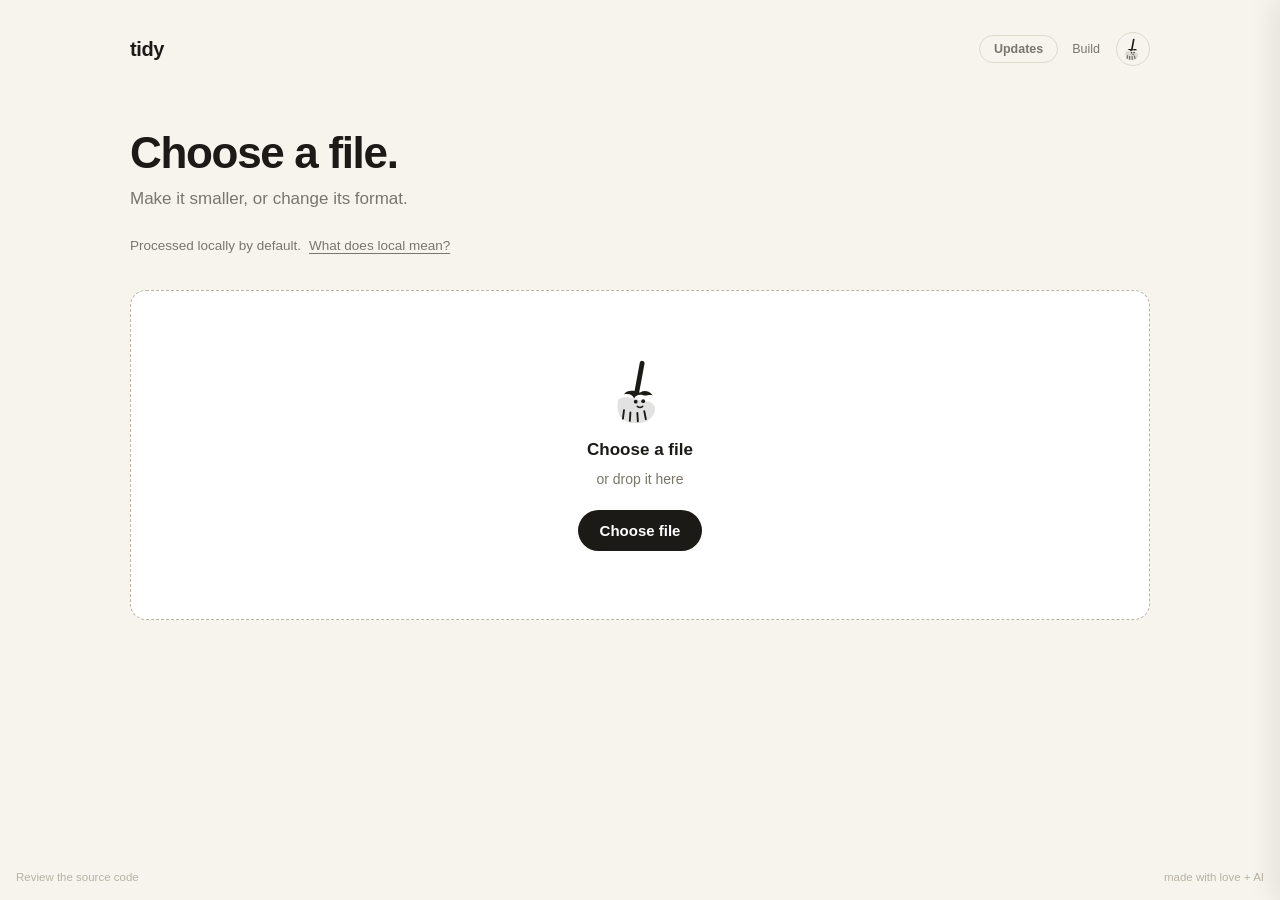
<file: index.html>
<!doctype html>
<html lang="en">
<head>
<meta charset="utf-8">
<meta name="viewport" content="width=device-width,initial-scale=1">
<!-- Tidy branding: keep the page title exactly "Tidy". -->
<title>Tidy</title>

<!-- Apply the saved colour mode before first paint, so returning dark-mode
     visitors never see a flash of the light theme while assets/app.js loads. -->
<script>
(function(){
  try{
    if(localStorage.getItem('tidy-theme') === 'dark'){
      document.documentElement.dataset.theme = 'dark';
    }
  }catch(e){}
})();
</script>

<meta name="description" content="Tidy is a privacy-focused, local-first file compressor and converter. It processes files on your device in the browser whenever technically possible, instead of uploading them to a server.">
<link rel="canonical" href="https://tidy.cold.monster/">

<!-- Site identity -->
<meta name="application-name" content="Tidy">
<meta name="apple-mobile-web-app-title" content="Tidy">

<!-- Open Graph -->
<meta property="og:type" content="website">
<meta property="og:url" content="https://tidy.cold.monster/">
<meta property="og:site_name" content="Tidy">
<meta property="og:title" content="Tidy - local-first file compressor &amp; converter">
<meta property="og:description" content="A privacy-focused, local-first file compressor and converter. Processes files on your device in the browser whenever technically possible, instead of uploading them to a server.">
<!-- Wide preview image (used by most link-preview surfaces) -->
<meta property="og:image" content="https://tidy.cold.monster/og-image.png">
<meta property="og:image:width" content="1200">
<meta property="og:image:height" content="630">
<meta property="og:image:alt" content="Tidy">
<!-- Square fallback (some link-preview and profile-card surfaces prefer a square image) -->
<meta property="og:image" content="https://tidy.cold.monster/Icons/icon-512.png">
<meta property="og:image:width" content="512">
<meta property="og:image:height" content="512">
<meta property="og:image:alt" content="Tidy">

<!-- Twitter / X -->
<meta name="twitter:card" content="summary_large_image">
<meta name="twitter:title" content="Tidy - local-first file compressor &amp; converter">
<meta name="twitter:description" content="A privacy-focused, local-first file compressor and converter. Processes files on your device in the browser whenever technically possible, instead of uploading them to a server.">
<meta name="twitter:image" content="https://tidy.cold.monster/og-image.png">

<!-- Favicons & app icons - all organised under /Icons. A copy of favicon.ico
     is also kept at the site root, since some browsers and crawlers request
     /favicon.ico directly and ignore <link> declarations entirely. -->
<link rel="icon" href="/favicon.ico" sizes="any">
<link rel="icon" type="image/png" sizes="16x16" href="/Icons/favicon-16x16.png">
<link rel="icon" type="image/png" sizes="32x32" href="/Icons/favicon-32x32.png">
<link rel="icon" type="image/png" sizes="48x48" href="/Icons/favicon-48x48.png">
<link rel="icon" type="image/svg+xml" href="/Icons/favicon.svg">
<link rel="mask-icon" href="/Icons/mask-icon.svg" color="#1b1a17">

<link rel="apple-touch-icon" href="/Icons/apple-touch-icon.png">
<link rel="apple-touch-icon" sizes="120x120" href="/Icons/apple-touch-icon-120x120.png">
<link rel="apple-touch-icon" sizes="152x152" href="/Icons/apple-touch-icon-152x152.png">
<link rel="apple-touch-icon" sizes="167x167" href="/Icons/apple-touch-icon-167x167.png">
<link rel="apple-touch-icon" sizes="180x180" href="/Icons/apple-touch-icon.png">

<link rel="manifest" href="/site.webmanifest">
<meta name="theme-color" content="#f7f4ee">

<link rel="stylesheet" href="/assets/style.css">
</head>
<body>

<main>
  <header>
    <div class="brand">
      <span>tidy</span>
    </div>
    <div class="header-right">
      <button type="button" class="updates-btn" id="updatesBtn">Updates</button>
      <span class="rate-hint" id="updatesHint" role="status" aria-live="polite"></span>
      <button type="button" class="build-link top-build" id="buildBtn" aria-label="Show build information">Build</button>
      <button type="button" class="theme-toggle" id="themeToggle" aria-label="Switch colour mode"></button>
    </div>
  </header>

  <h1>Choose a file.</h1>
  <p class="lead">Make it smaller, or change its format.</p>
  <p class="privacy-line">Processed locally by default. <button type="button" class="local-link" id="localLink">What does local mean?</button></p>

  <div class="drop" id="drop" tabindex="0" role="button" aria-label="Choose a file">
    <div class="inside">
      <div id="heroMascot" aria-hidden="true">
        <!-- Tidy's broom (light mode default). app.js swaps this for Moppy the
             mop whenever dark mode is active, and restores it on switch-back. -->
        <svg class="mascot" viewBox="0 0 120 120" fill="none" xmlns="http://www.w3.org/2000/svg">
          <path d="M64 8 L54 62" stroke="currentColor" stroke-width="9" stroke-linecap="round"/>
          <path d="M54 62 C50 58 34 58 30 66 C41 64 47 68 49 74 C52 68 58 66 66 68 C72 70 76 66 84 68 C78 60 68 58 62 62 C58 65 57 60 54 62Z" fill="currentColor"/>
          <g transform="translate(0,4)">
            <path d="M22 74 C18 96 26 108 40 112 C60 118 78 110 84 96 C88 86 82 78 70 78 C50 74 32 66 22 74Z" fill="currentColor" opacity=".12" stroke="currentColor" stroke-width="6"/>
            <path d="M30 92 L28 108 M42 96 L41 112 M55 97 L56 113 M68 94 L71 109" stroke="currentColor" stroke-width="3.5" stroke-linecap="round"/>
          </g>
          <circle cx="52" cy="80" r="3.6" fill="currentColor"/>
          <circle cx="66" cy="79" r="3.6" fill="currentColor"/>
          <path d="M55 89 Q60 93 65 89" stroke="currentColor" stroke-width="3" stroke-linecap="round"/>
        </svg>
      </div>
      <strong data-name>Choose a file</strong>
      <div class="sub">or drop it here</div>
      <button type="button" id="chooseBtn">Choose file</button>
    </div>
    <input type="file" id="fileInput">
  </div>

  <div class="pending-banner" id="pendingBanner" style="display:none">
    <span>Still deciding on <b data-pending-name></b>?</span>
    <span class="pending-actions">
      <button type="button" class="ghost" id="resumePending">Continue</button>
      <button type="button" class="link" id="discardPending">Discard</button>
    </span>
  </div>

  <div class="queue" id="queue" style="display:none"></div>

  <footer></footer>
</main>

<a class="credit" href="#" onclick="return false">made with love + AI</a>
<a class="source-link" href="https://github.com/omfgvision/Tidy" target="_blank" rel="noopener">Review the source code</a>

<!-- BUILD INFO -->
<div class="build-toast" id="buildToast" role="status" aria-live="polite" aria-hidden="true">This is Tidy build 1.0.1.</div>

<!-- COMPLETION NOTIFICATION -->
<div class="completion-toast" id="completionToast" role="status" aria-live="polite"></div>

<!-- ACTION SHEET -->
<div class="overlay" id="overlay">
  <div class="sheet" id="sheet" role="dialog" aria-modal="true"></div>
</div>

<!-- CONFIRM MODAL (theme-aware, replaces native confirm dialogs) -->
<div class="confirm-overlay" id="confirmOverlay">
  <div class="confirm-box" id="confirmBox" role="alertdialog" aria-modal="true">
    <p id="confirmMessage"></p>
    <div class="actions">
      <button class="ghost" id="confirmCancel">Cancel</button>
      <button class="red" id="confirmOk">Confirm</button>
    </div>
  </div>
</div>

<!-- UPDATES PANEL -->
<div class="panel-overlay" id="panelOverlay"></div>
<aside class="updates-panel" id="updatesPanel" role="dialog" aria-modal="true" aria-label="Updates">
  <div class="updates-panel-top">
    <strong>Updates</strong>
    <button class="close" id="updatesClose" aria-label="Close">×</button>
  </div>
  <div class="update-entry">
    <div class="update-meta">Tidy Team · 5th September 2026</div>
    <p>Tidy is settling in for September.</p>
    <p>We're keeping this version focused while we continue testing and polishing the experience.</p>
    <p>Throughout October, we'll gradually introduce quality-of-life improvements, starting with presets that make choosing how Tidy handles your files easier.</p>
    <p>More improvements will follow during the month, with each update tested carefully before release.</p>
  </div>
  <div class="updates-note">Plans and updates can change.</div>
</aside>

<script src="/assets/log/terminal.js"></script>
<script src="/assets/app.js"></script>
</body>
</html>
</file>
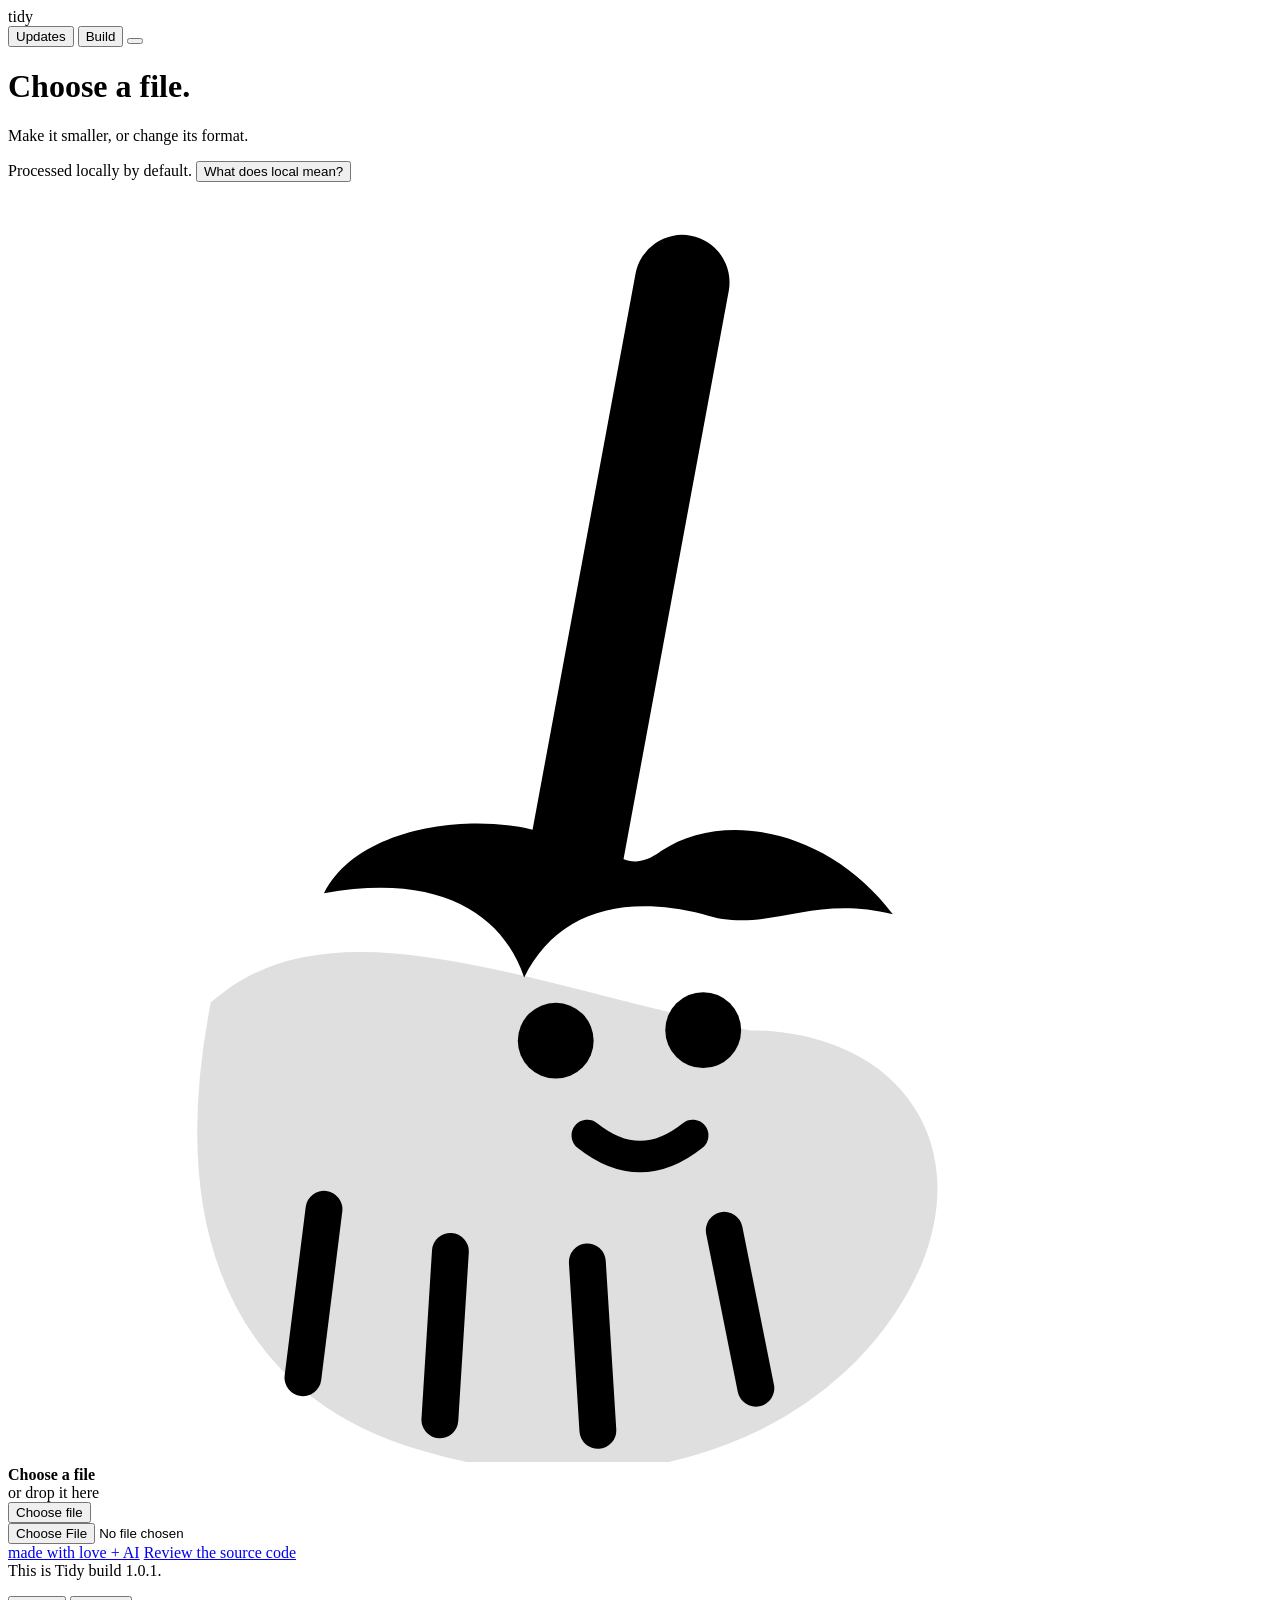
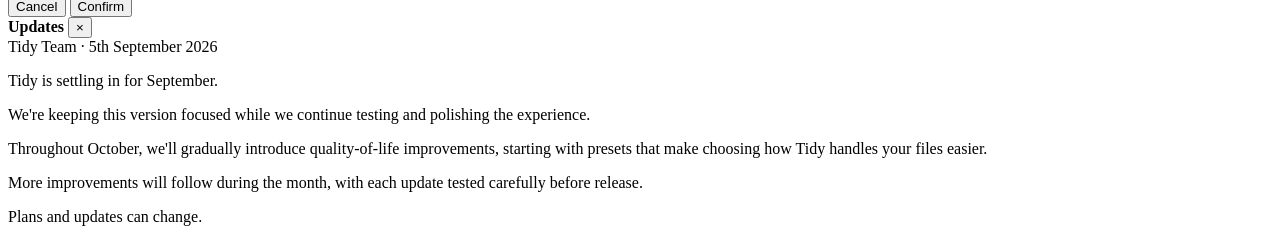
<file: test-index.html>
<!doctype html>
<html lang="en">
<head>
<meta charset="utf-8">
<meta name="viewport" content="width=device-width,initial-scale=1">
<title>Tidy</title>

<!-- Apply the saved colour mode before first paint, so returning dark-mode
     visitors never see a flash of the light theme while assets/app.js loads. -->
<script>
(function(){
  try{
    if(localStorage.getItem('tidy-theme') === 'dark'){
      document.documentElement.dataset.theme = 'dark';
    }
  }catch(e){}
})();
</script>

<meta name="description" content="Tidy is a privacy-focused, local-first file compressor and converter. It processes files on your device in the browser whenever technically possible, instead of uploading them to a server.">
<link rel="canonical" href="https://tidy.cold.monster/">

<!-- Site identity -->
<meta name="application-name" content="Tidy">
<meta name="apple-mobile-web-app-title" content="Tidy">

<!-- Open Graph -->
<meta property="og:type" content="website">
<meta property="og:url" content="https://tidy.cold.monster/">
<meta property="og:site_name" content="Tidy">
<meta property="og:title" content="Tidy - local-first file compressor &amp; converter">
<meta property="og:description" content="A privacy-focused, local-first file compressor and converter. Processes files on your device in the browser whenever technically possible, instead of uploading them to a server.">
<!-- Wide preview image (used by most link-preview surfaces) -->
<meta property="og:image" content="https://tidy.cold.monster/og-image.png">
<meta property="og:image:width" content="1200">
<meta property="og:image:height" content="630">
<meta property="og:image:alt" content="Tidy">
<!-- Square fallback (some link-preview and profile-card surfaces prefer a square image) -->
<meta property="og:image" content="https://tidy.cold.monster/Icons/icon-512.png">
<meta property="og:image:width" content="512">
<meta property="og:image:height" content="512">
<meta property="og:image:alt" content="Tidy">

<!-- Twitter / X -->
<meta name="twitter:card" content="summary_large_image">
<meta name="twitter:title" content="Tidy - local-first file compressor &amp; converter">
<meta name="twitter:description" content="A privacy-focused, local-first file compressor and converter. Processes files on your device in the browser whenever technically possible, instead of uploading them to a server.">
<meta name="twitter:image" content="https://tidy.cold.monster/og-image.png">

<!-- Favicons & app icons - all organised under /Icons. A copy of favicon.ico
     is also kept at the site root, since some browsers and crawlers request
     /favicon.ico directly and ignore <link> declarations entirely. -->
<link rel="icon" href="/favicon.ico" sizes="any">
<link rel="icon" type="image/png" sizes="16x16" href="/Icons/favicon-16x16.png">
<link rel="icon" type="image/png" sizes="32x32" href="/Icons/favicon-32x32.png">
<link rel="icon" type="image/png" sizes="48x48" href="/Icons/favicon-48x48.png">
<link rel="icon" type="image/svg+xml" href="/Icons/favicon.svg">
<link rel="mask-icon" href="/Icons/mask-icon.svg" color="#1b1a17">

<link rel="apple-touch-icon" href="/Icons/apple-touch-icon.png">
<link rel="apple-touch-icon" sizes="120x120" href="/Icons/apple-touch-icon-120x120.png">
<link rel="apple-touch-icon" sizes="152x152" href="/Icons/apple-touch-icon-152x152.png">
<link rel="apple-touch-icon" sizes="167x167" href="/Icons/apple-touch-icon-167x167.png">
<link rel="apple-touch-icon" sizes="180x180" href="/Icons/apple-touch-icon.png">

<link rel="manifest" href="/site.webmanifest">
<meta name="theme-color" content="#f7f4ee">

<link rel="stylesheet" href="file:///tmp/tidyinspect/Tidy/assets/style.css">
</head>
<body>

<main>
  <header>
    <div class="brand">
      <span>tidy</span>
    </div>
    <div class="header-right">
      <button type="button" class="updates-btn" id="updatesBtn">Updates</button>
      <span class="rate-hint" id="updatesHint" role="status" aria-live="polite"></span>
      <button type="button" class="build-link top-build" id="buildBtn" aria-label="Show build information">Build</button>
      <button type="button" class="theme-toggle" id="themeToggle" aria-label="Switch colour mode"></button>
    </div>
  </header>

  <h1>Choose a file.</h1>
  <p class="lead">Make it smaller, or change its format.</p>
  <p class="privacy-line">Processed locally by default. <button type="button" class="local-link" id="localLink">What does local mean?</button></p>

  <div class="drop" id="drop" tabindex="0" role="button" aria-label="Choose a file">
    <div class="inside">
      <div id="heroMascot" aria-hidden="true">
        <!-- Tidy's broom (light mode default). app.js swaps this for Moppy the
             mop whenever dark mode is active, and restores it on switch-back. -->
        <svg class="mascot" viewBox="0 0 120 120" fill="none" xmlns="http://www.w3.org/2000/svg">
          <path d="M64 8 L54 62" stroke="currentColor" stroke-width="9" stroke-linecap="round"/>
          <path d="M54 62 C50 58 34 58 30 66 C41 64 47 68 49 74 C52 68 58 66 66 68 C72 70 76 66 84 68 C78 60 68 58 62 62 C58 65 57 60 54 62Z" fill="currentColor"/>
          <g transform="translate(0,4)">
            <path d="M22 74 C18 96 26 108 40 112 C60 118 78 110 84 96 C88 86 82 78 70 78 C50 74 32 66 22 74Z" fill="currentColor" opacity=".12" stroke="currentColor" stroke-width="6"/>
            <path d="M30 92 L28 108 M42 96 L41 112 M55 97 L56 113 M68 94 L71 109" stroke="currentColor" stroke-width="3.5" stroke-linecap="round"/>
          </g>
          <circle cx="52" cy="80" r="3.6" fill="currentColor"/>
          <circle cx="66" cy="79" r="3.6" fill="currentColor"/>
          <path d="M55 89 Q60 93 65 89" stroke="currentColor" stroke-width="3" stroke-linecap="round"/>
        </svg>
      </div>
      <strong data-name>Choose a file</strong>
      <div class="sub">or drop it here</div>
      <button type="button" id="chooseBtn">Choose file</button>
    </div>
    <input type="file" id="fileInput">
  </div>

  <div class="pending-banner" id="pendingBanner" style="display:none">
    <span>Still deciding on <b data-pending-name></b>?</span>
    <span class="pending-actions">
      <button type="button" class="ghost" id="resumePending">Continue</button>
      <button type="button" class="link" id="discardPending">Discard</button>
    </span>
  </div>

  <div class="queue" id="queue" style="display:none"></div>

  <footer></footer>
</main>

<a class="credit" href="#" onclick="return false">made with love + AI</a>
<a class="source-link" href="https://github.com/omfgvision/Tidy" target="_blank" rel="noopener">Review the source code</a>

<!-- BUILD INFO -->
<div class="build-toast" id="buildToast" role="status" aria-live="polite" aria-hidden="true">This is Tidy build 1.0.1.</div>

<!-- COMPLETION NOTIFICATION -->
<div class="completion-toast" id="completionToast" role="status" aria-live="polite"></div>

<!-- ACTION SHEET -->
<div class="overlay" id="overlay">
  <div class="sheet" id="sheet" role="dialog" aria-modal="true"></div>
</div>

<!-- CONFIRM MODAL (theme-aware, replaces native confirm dialogs) -->
<div class="confirm-overlay" id="confirmOverlay">
  <div class="confirm-box" id="confirmBox" role="alertdialog" aria-modal="true">
    <p id="confirmMessage"></p>
    <div class="actions">
      <button class="ghost" id="confirmCancel">Cancel</button>
      <button class="red" id="confirmOk">Confirm</button>
    </div>
  </div>
</div>

<!-- UPDATES PANEL -->
<div class="panel-overlay" id="panelOverlay"></div>
<aside class="updates-panel" id="updatesPanel" role="dialog" aria-modal="true" aria-label="Updates">
  <div class="updates-panel-top">
    <strong>Updates</strong>
    <button class="close" id="updatesClose" aria-label="Close">×</button>
  </div>
  <div class="update-entry">
    <div class="update-meta">Tidy Team · 5th September 2026</div>
    <p>Tidy is settling in for September.</p>
    <p>We're keeping this version focused while we continue testing and polishing the experience.</p>
    <p>Throughout October, we'll gradually introduce quality-of-life improvements, starting with presets that make choosing how Tidy handles your files easier.</p>
    <p>More improvements will follow during the month, with each update tested carefully before release.</p>
  </div>
  <div class="updates-note">Plans and updates can change.</div>
</aside>

<script src="file:///tmp/tidyinspect/Tidy/assets/log/terminal.js"></script>
<script src="file:///tmp/tidyinspect/Tidy/assets/app.js"></script>
</body>
</html>
</file>
<file: assets/style.css>
:root{
  --bg:#f7f4ee;
  --surface:#ffffff;
  --ink:#1b1a17;
  --muted:#79766c;
  --line:#ded9cb;
  --line-strong:#b9b3a0;
  --red:#d64526;
  --red-press:#b93a1f;
  --radius:16px;
  --radius-sm:10px;
}
html[data-theme="dark"]{
  --bg:#171615;
  --surface:#23211f;
  --ink:#f4f0e8;
  --muted:#aca79d;
  --line:#4a4742;
  --line-strong:#69635b;
  --red:#d64526;
  --red-press:#b93a1f;
}
*{box-sizing:border-box}
html,body{height:100%}
body{
  margin:0;
  background:var(--bg);
  color:var(--ink);
  font:16px/1.5 -apple-system,BlinkMacSystemFont,"Segoe UI",Roboto,Helvetica,Arial,sans-serif;
  -webkit-font-smoothing:antialiased;
}
main{max-width:960px;margin:0 auto;padding:0 32px}
header{
  display:flex;align-items:center;justify-content:space-between;
  padding:32px 0 0;
}
.brand span{font-size:20px;font-weight:800;letter-spacing:-.02em}
.header-right{display:flex;align-items:center;gap:14px;position:relative}
header .hint{font-size:13px;color:var(--muted)}
.updates-btn{
  background:none;border:1.5px solid var(--line);color:var(--muted);
  border-radius:999px;padding:6px 14px;font-size:12.5px;font-weight:650;
  cursor:pointer;font-family:inherit;
}
.updates-btn:hover{border-color:var(--line-strong);color:var(--ink)}
.updates-btn.is-cooling{opacity:.55}

.rate-hint{
  position:absolute;top:calc(100% + 8px);left:0;
  background:#1b1a17;color:#fff;
  font-size:12px;font-weight:600;line-height:1.4;
  padding:7px 12px;border-radius:8px;max-width:220px;
  box-shadow:0 6px 16px rgba(27,26,23,.22);
  opacity:0;transform:translateY(-4px);
  transition:opacity .15s ease, transform .15s ease;
  pointer-events:none;z-index:5;
}
.rate-hint.show{opacity:1;transform:translateY(0)}
@media (prefers-reduced-motion: reduce){
  .rate-hint{transition:none}
}

h1{font-size:44px;line-height:1.05;letter-spacing:-.03em;margin:64px 0 10px;font-weight:800}
p.lead{color:var(--muted);margin:0 0 40px;font-size:17px;max-width:44ch}

.drop{
  position:relative;
  border:1.5px dashed var(--line-strong);
  border-radius:var(--radius);
  min-height:280px;
  display:grid;place-items:center;text-align:center;
  background:var(--surface);
  transition:border-color .15s, background .15s, transform .1s;
  cursor:pointer;
}
.drop.over{border-color:var(--ink);background:#fdfdfc;transform:scale(1.003)}
.drop .inside{padding:36px 24px}
.drop .mascot{width:64px;height:64px;margin:0 auto 14px;display:block}
.drop strong{font-size:17px;font-weight:700;display:block;margin-bottom:6px}
.drop .sub{color:var(--muted);font-size:14px;margin-bottom:20px}
input[type=file]{display:none}

button{
  border:0;background:var(--ink);color:#fff;border-radius:999px;
  padding:12px 22px;font-weight:650;font-size:15px;cursor:pointer;
  font-family:inherit;
}
button:active{transform:translateY(1px)}
button.ghost{background:transparent;color:var(--ink);border:1.5px solid var(--line-strong);padding:10.5px 20px}
button.link{background:none;color:var(--muted);padding:6px 4px;font-weight:600;text-decoration:underline;text-underline-offset:3px}
button.red{background:var(--red)}
button.red:hover{background:var(--red-press)}
button:disabled{opacity:.45;cursor:default}

.privacy-line{
  display:flex;align-items:center;gap:8px;margin:-16px 0 34px;color:var(--muted);font-size:13.5px;
}
.privacy-line .local-link{
  background:none;border:0;color:var(--muted);text-decoration:underline;text-underline-offset:3px;
  font:inherit;padding:0;cursor:pointer;
}
.privacy-line .local-link:hover{color:var(--ink)}

footer{margin:60px 0 40px;color:#a6a293;font-size:12.5px;text-align:center}
footer a{color:inherit}

/* overlay + sheet */
.overlay{
  position:fixed;inset:0;background:rgba(27,26,23,.32);
  display:flex;align-items:flex-end;justify-content:center;
  opacity:0;pointer-events:none;transition:opacity .18s;
  z-index:10;
}
.overlay.show{opacity:1;pointer-events:auto}
@media (min-width:640px){
  .overlay{align-items:center}
}
.sheet{
  background:var(--surface);
  width:100%;max-width:480px;
  border-radius:20px 20px 0 0;
  padding:28px 26px 30px;
  transform:translateY(24px);
  transition:transform .2s cubic-bezier(.2,.8,.2,1);
  max-height:88vh;overflow:auto;
}
@media (min-width:640px){
  .sheet{border-radius:20px;margin-bottom:0}
}
.overlay.show .sheet{transform:translateY(0)}

.sheet-top{display:flex;justify-content:space-between;align-items:flex-start;margin-bottom:18px}
.filepill{
  display:flex;align-items:center;gap:10px;background:var(--bg);
  border:1px solid var(--line);border-radius:999px;padding:6px 14px 6px 8px;
  font-size:13.5px;font-weight:600;max-width:78%;
}
.filepill .dot{width:26px;height:26px;border-radius:50%;background:var(--ink);color:#fff;
  display:grid;place-items:center;font-size:11px;font-weight:800;flex:none}
.filepill .name{overflow:hidden;text-overflow:ellipsis;white-space:nowrap}
.close{background:none;border:none;color:var(--muted);font-size:20px;padding:4px 6px;cursor:pointer;line-height:1}

h2{font-size:22px;margin:6px 0 20px;letter-spacing:-.02em}

.choices{display:flex;flex-direction:column;gap:10px}
.choice{
  display:flex;align-items:center;gap:14px;text-align:left;
  border:1.5px solid var(--line);border-radius:var(--radius-sm);
  padding:16px 16px;background:var(--surface);cursor:pointer;
  transition:border-color .12s, background .12s;
}
.choice:hover{border-color:var(--ink)}
.choice .icon{width:38px;height:38px;flex:none;border-radius:10px;background:var(--bg);display:grid;place-items:center;font-size:18px}
.choice .txt strong{display:block;font-size:15.5px;margin-bottom:2px}
.choice .txt span{color:var(--muted);font-size:13.5px}

.notice{
  background:var(--bg);border:1px solid var(--line);border-radius:var(--radius-sm);
  padding:16px;margin-bottom:18px;font-size:14.5px;color:var(--ink);
}
.notice.warn{border-color:#e3b98f;background:#fbf1e6}
.notice p{margin:0 0 8px;color:var(--muted)}
.notice p:last-child{margin-bottom:0}
.notice .row{display:flex;gap:10px;margin-top:12px;flex-wrap:wrap}

.field-row{display:flex;justify-content:space-between;align-items:baseline;margin:2px 0 16px}
.field-row .cur{color:var(--muted);font-size:13.5px}
.field-row .cur b{color:var(--ink)}

.size-grid{display:grid;grid-template-columns:repeat(3,1fr);gap:8px;margin-bottom:16px}
.size-btn{
  border:1.5px solid var(--line);border-radius:10px;padding:12px 8px;text-align:center;
  background:var(--surface);color:var(--ink);cursor:pointer;font-weight:700;font-size:14.5px;
  font-family:inherit;
}
.size-btn small{display:block;color:var(--muted);font-weight:500;font-size:12px;margin-top:2px}
.size-btn.active{border-color:var(--ink);background:var(--bg)}

.custom-size{display:flex;align-items:center;gap:8px;margin-bottom:22px}
.custom-size input{
  flex:1;border:1.5px solid var(--line);border-radius:10px;padding:10px 12px;font-size:15px;font-family:inherit;
  background:var(--surface);color:var(--ink);
}
input[type=number]::-webkit-inner-spin-button,
input[type=number]::-webkit-outer-spin-button{opacity:.6}
.custom-size span{color:var(--muted);font-size:14px}

.fmt-grid{display:grid;grid-template-columns:repeat(3,1fr);gap:8px;margin-bottom:22px}
.fmt-btn{
  border:1.5px solid var(--line);border-radius:10px;padding:14px 8px;text-align:center;
  background:var(--surface);color:var(--ink);cursor:pointer;font-weight:700;font-size:14.5px;
  font-family:inherit;
}
.fmt-btn.active{border-color:var(--ink);background:var(--bg)}
.fmt-btn:disabled{opacity:.35;cursor:default}

.video-meta{
  display:flex;flex-wrap:wrap;gap:6px 10px;background:var(--bg);border:1px solid var(--line);
  border-radius:var(--radius-sm);padding:12px 14px;margin-bottom:18px;font-size:13px;color:var(--muted);
}
.video-meta b{color:var(--ink);font-weight:600}
.control-label{font-size:13px;font-weight:650;margin:0 0 8px;color:var(--ink)}
.control-hint{font-size:12.5px;color:var(--muted);margin:-4px 0 12px}
.pill-row{display:flex;gap:8px;margin-bottom:18px;flex-wrap:wrap}
.pill-row .size-btn{flex:1;min-width:74px}

/* ---- Processing layout: file info / presets / advanced / footer ---- */
.proc-section{margin-bottom:22px}
.proc-section:last-child{margin-bottom:0}
.proc-main .proc-fileinfo{margin-bottom:20px}
.proc-footer{margin-top:2px}

.estimate-block{
  border-top:1px solid var(--line);padding-top:16px;margin:4px 0 18px;
  display:flex;flex-direction:column;gap:8px;
}
.estimate-line{display:flex;justify-content:space-between;align-items:baseline;font-size:14px}
.estimate-line .label{color:var(--muted)}
.estimate-line .value{font-weight:700}
.estimate-caveat{margin:2px 0 0;font-size:12px;color:var(--muted)}
.quality-note{font-size:13px;color:#9a6b2c;background:#fbf1e6;border:1px solid #e3b98f;border-radius:var(--radius-sm);padding:10px 12px;margin:-6px 0 18px}
html[data-theme="dark"] .quality-note{color:#e0b578;background:#30271f;border-color:#6c5038}

.status{display:flex;align-items:center;gap:14px;padding:8px 0 22px}
.status .mascot{width:46px;height:46px;flex:none}
.status strong{display:block;font-size:15.5px}
.status span{color:var(--muted);font-size:13.5px}
.spin{
  width:16px;height:16px;border-radius:50%;border:2px solid var(--line);
  border-top-color:var(--ink);animation:spin 0.8s linear infinite;flex:none;
}
@keyframes spin{to{transform:rotate(360deg)}}

.preview-box{
  border:1px solid var(--line);border-radius:var(--radius-sm);overflow:hidden;background:var(--bg);
  margin-bottom:16px;
}
.preview-box img, .preview-box video{display:block;width:100%;max-height:280px;object-fit:contain;background:#efece3}
.preview-meta{display:flex;justify-content:space-between;align-items:center;padding:12px 16px;font-size:13.5px}
.preview-meta .before{color:var(--muted)}
.preview-meta .after{font-weight:700}
.preview-meta .after.good{color:#3f7d4a}

.actions{display:flex;gap:10px;margin-top:4px}
.actions button{flex:1}

.queue{margin-top:26px;border-top:1px solid var(--line);padding-top:16px}
.qrow{display:flex;justify-content:space-between;font-size:13.5px;padding:6px 0;color:var(--muted)}
.qrow b{color:var(--ink);font-weight:600}
.qrow .st{font-weight:600}
.qrow .st.done{color:#3f7d4a}

.credit{position:fixed;bottom:14px;right:16px;font-size:11.5px;color:#b7b2a1;text-decoration:none}
.source-link{
  position:fixed;bottom:14px;left:16px;font-size:11.5px;color:#b7b2a1;text-decoration:none;
}
.source-link:hover{color:var(--muted);text-decoration:underline;text-underline-offset:2px}

@media (prefers-reduced-motion: reduce){
  .drop, .overlay, .sheet, button, .spin, .updates-panel, .panel-overlay{transition:none;animation:none}
}

/* Updates side panel */
.panel-overlay{
  position:fixed;inset:0;background:rgba(27,26,23,.32);
  opacity:0;pointer-events:none;transition:opacity .2s ease;
  z-index:20;
}
.panel-overlay.show{opacity:1;pointer-events:auto}
.updates-panel{
  position:fixed;top:0;right:0;height:100%;width:100%;max-width:360px;
  background:var(--surface);border-left:1px solid var(--line);
  padding:24px 22px 26px;box-shadow:-8px 0 24px rgba(27,26,23,.08);
  transform:translateX(100%);transition:transform .28s cubic-bezier(.2,.8,.2,1);
  z-index:21;overflow-y:auto;
}
.updates-panel.show{transform:translateX(0)}
.updates-panel-top{display:flex;justify-content:space-between;align-items:center;margin-bottom:20px}
.updates-panel-top strong{font-size:16px;letter-spacing:-.01em}
.update-entry .update-meta{font-size:12.5px;color:var(--muted);font-weight:650;margin-bottom:10px}
.update-entry p{font-size:14.5px;line-height:1.55;margin:0 0 12px;color:var(--ink)}
.update-entry p:last-child{margin-bottom:0}
.updates-note{margin-top:22px;padding-top:16px;border-top:1px solid var(--line);font-size:12.5px;color:var(--muted)}

/* Theme */
.theme-toggle{
  width:34px;height:34px;min-width:34px;min-height:34px;max-width:34px;max-height:34px;
  aspect-ratio:1/1;flex:none;box-sizing:border-box;padding:0;
  border:1.5px solid var(--line);background:transparent;color:var(--ink);
  border-radius:50%;display:grid;place-items:center;font-size:16px;line-height:1;
  cursor:pointer;font-family:inherit;-webkit-appearance:none;appearance:none;
}
.theme-toggle:hover{border-color:var(--ink)}
html[data-theme="dark"] .drop.over{background:#2a2825}
html[data-theme="dark"] .size-btn.active,
html[data-theme="dark"] .fmt-btn.active{background:#2b2926;border-color:var(--ink)}
html[data-theme="dark"] .preview-box{background:#1e1d1b}
html[data-theme="dark"] .preview-box img,
html[data-theme="dark"] .preview-box video{background:#1e1d1b}
html[data-theme="dark"] .filepill .dot{background:#f4f0e8;color:#171615}
html[data-theme="dark"] .drop{background:var(--surface)}
html[data-theme="dark"] .choice{background:var(--surface)}
html[data-theme="dark"] .notice{background:#211f1d}
html[data-theme="dark"] .notice.warn{background:#30271f;border-color:#6c5038}
html[data-theme="dark"] .updates-panel{background:var(--surface)}
html[data-theme="dark"] .panel-overlay{background:rgba(0,0,0,.52)}
html[data-theme="dark"] .privacy-line .local-link{color:var(--muted)}
#heroMascot{color:var(--ink);display:block}
#heroMascot .mascot{width:64px;height:64px;margin:0 auto 14px;display:block}

/* Queue */
.queue-heading{
  display:flex;align-items:center;gap:8px;font-size:13px;color:var(--muted);margin-bottom:8px;
}
.queue-heading strong{color:var(--ink);font-weight:650}
.queue-heading span{
  min-width:20px;height:20px;padding:0 6px;border-radius:999px;background:var(--bg);
  display:inline-grid;place-items:center;font-size:11px;
}
.qright{display:flex;align-items:center;gap:10px}
.queue-remove{
  width:24px;height:24px;min-width:24px;min-height:24px;max-width:24px;max-height:24px;
  aspect-ratio:1/1;flex:none;box-sizing:border-box;padding:0;
  background:transparent;color:var(--muted);border:1px solid transparent;
  border-radius:50%;line-height:1;display:grid;place-items:center;
  -webkit-appearance:none;appearance:none;
}
.queue-remove svg{display:block}
.queue-remove:hover,.queue-remove:focus-visible{
  color:#fff;background:var(--red);border-color:var(--red);
}
.queue-remove:active{
  color:#fff;background:var(--red-press);border-color:var(--red-press);
}
.queue-empty{font-size:13px;color:var(--muted);padding:6px 0}

/* Inline per-operation processing log - compact terminal, only shown while
   a file is actively being processed (lives inside the working view). */
.job-log{margin-top:16px}
.job-log-body{
  max-height:120px;overflow:auto;border:1px solid var(--line);border-radius:10px;
  background:#121110;color:#e8e2d7;padding:10px 12px;
  font:12px/1.6 ui-monospace,SFMono-Regular,Menlo,Monaco,Consolas,"Liberation Mono",monospace;
}
.job-log-line{white-space:pre-wrap}
.job-log-line:not(:last-child){opacity:.6}

html[data-theme="dark"] button:not(.ghost):not(.red):not(.updates-btn):not(.theme-toggle):not(.queue-remove):not(.queue-close-all):not(.link):not(.close):not(.local-link):not(.build-link):not(.size-btn):not(.fmt-btn){
  background:#f4f0e8;color:#171615;
}


/* Final polish: working state, theme mascot, build info */
.theme-toggle .mascot{width:22px;height:22px;display:block;margin:0}
.theme-toggle{overflow:hidden}
.working-dots{display:inline-flex;gap:3px;margin-left:4px;vertical-align:middle}
.working-dots i{width:3px;height:3px;border-radius:50%;background:currentColor;opacity:.25;animation:workingDot 1s infinite ease-in-out}
.working-dots i:nth-child(2){animation-delay:.15s}
.working-dots i:nth-child(3){animation-delay:.3s}
@keyframes workingDot{0%,60%,100%{opacity:.2;transform:translateY(0)}30%{opacity:1;transform:translateY(-2px)}}
.status-copy{min-width:0}
.pill-row .size-btn:disabled{opacity:.35;cursor:not-allowed}
.qrow{cursor:default}
.qrow[data-id]{cursor:pointer}
.qright{flex:none}
.build-link{border:0;background:none;color:#a6a293;font:inherit;font-size:12.5px;padding:0;cursor:pointer;text-decoration:underline;text-underline-offset:3px}
.build-link:hover{color:var(--muted)}
.build-toast{position:fixed;left:50%;bottom:26px;transform:translate(-50%,10px);background:var(--surface);color:var(--ink);border:1px solid var(--line);border-radius:999px;padding:9px 13px;font-size:12.5px;box-shadow:0 8px 24px rgba(27,26,23,.09);opacity:0;pointer-events:none;transition:opacity .16s ease,transform .16s ease;z-index:50}
.build-toast.show{opacity:1;transform:translate(-50%,0)}
@media (max-width:639px){
  .build-toast{bottom:18px;max-width:calc(100vw - 32px);text-align:center}
}

/* v2 final polish */
.top-build{color:var(--muted);text-decoration:none;margin-right:2px}
.top-build:hover{color:var(--ink)}
footer:empty{display:none}
.preview-box audio{display:block;width:100%;padding:14px;background:var(--bg)}
@media (max-width:639px){
  .header-right{gap:8px}
  main{padding-left:18px;padding-right:18px}
  h1{font-size:40px}
}


/* Expanded media format catalog: show recognized formats without pretending unsupported encoders exist. */
.fmt-btn.unavailable{opacity:.35;cursor:not-allowed;}
.audio-formats{grid-template-columns:repeat(3,1fr);}

/* Working state: text-based animated dots ("Working." / ".." / "...") */
.working-dots-text{display:inline-block;width:1.2em;text-align:left}

/* Pending file banner: recoverable state after closing the sheet early */
.pending-banner{
  display:flex;align-items:center;justify-content:space-between;gap:12px;flex-wrap:wrap;
  margin:-10px 0 26px;padding:12px 16px;border:1px solid var(--line);border-radius:var(--radius-sm);
  background:var(--surface);font-size:13.5px;color:var(--muted);
}
.pending-banner b{color:var(--ink)}
.pending-actions{display:flex;align-items:center;gap:6px}
.pending-actions button{padding:7px 14px;font-size:13px}
.pending-actions .link{background:none;color:var(--muted);text-decoration:underline;text-underline-offset:3px;padding:6px 4px}
.pending-actions .link:hover{color:var(--ink)}

/* Queue: Close all */
.queue-close-all{
  margin-left:auto;background:none;border:1px solid var(--line);color:var(--muted);
  border-radius:999px;padding:4px 12px;font-size:11.5px;font-weight:650;cursor:pointer;font-family:inherit;
}
.queue-close-all:hover{border-color:var(--red);color:var(--red)}

/* Custom themed confirm modal (replaces native confirm()) */
.confirm-overlay{
  position:fixed;inset:0;background:rgba(27,26,23,.4);
  display:flex;align-items:center;justify-content:center;
  opacity:0;pointer-events:none;transition:opacity .15s ease;z-index:60;
}
.confirm-overlay.show{opacity:1;pointer-events:auto}
.confirm-box{
  background:var(--surface);border:1px solid var(--line);border-radius:var(--radius-sm);
  padding:22px 22px 20px;max-width:340px;width:calc(100% - 40px);
  box-shadow:0 20px 48px rgba(27,26,23,.22);
}
.confirm-box p{margin:0 0 18px;font-size:14.5px;color:var(--ink);line-height:1.5}
.confirm-box .actions button{flex:1}

/* Queue rows are clickable to reopen a file's current state or its result */
.qrow-clickable:hover,.qrow-clickable:focus-visible{background:var(--bg);border-radius:8px;outline:none}
.qrow-clickable{padding:6px 8px;margin:0 -8px}

/* Preset picker */
.preset-row{display:flex;flex-direction:column;gap:8px;margin-bottom:14px}
.preset-btn{
  text-align:left;border:1.5px solid var(--line);border-radius:var(--radius-sm);
  padding:12px 14px;background:var(--surface);color:var(--ink);cursor:pointer;font-family:inherit;
}
.preset-btn.active{border-color:var(--ink);background:var(--bg)}
.preset-name{display:block;font-weight:700;font-size:14.5px;margin-bottom:3px}
.preset-blurb{display:block;font-size:12.5px;color:var(--muted);line-height:1.45;font-weight:400}

/* Processing-time framing note shown while working */
.processing-note{font-size:12.5px;color:var(--muted);margin:14px 0 0;line-height:1.5}

/* Small corner "Done" notification */
.completion-toast{
  position:fixed;right:22px;bottom:26px;max-width:300px;
  background:var(--surface);color:var(--ink);border:1px solid var(--line);border-radius:var(--radius-sm);
  padding:12px 16px;box-shadow:0 12px 30px rgba(27,26,23,.16);
  opacity:0;transform:translateY(8px);pointer-events:none;transition:opacity .18s ease,transform .18s ease;
  z-index:55;font-size:13px;
}
.completion-toast.show{opacity:1;transform:translateY(0)}
.completion-toast strong{display:block;font-size:13px;margin-bottom:2px;color:#3f7d4a}
.completion-toast span{color:var(--muted);word-break:break-word}


/* Media preset helper text */
.preset-btn{position:relative}
.preset-btn:focus-visible{outline:2px solid var(--ink);outline-offset:2px}

/* Responsive layout pass: adapt to space and input capability without asking users to choose a device. */
html[data-input-mode="touch"] button,
html[data-input-mode="touch"] .choice,
html[data-input-mode="touch"] .size-btn,
html[data-input-mode="touch"] .fmt-btn,
html[data-input-mode="touch"] .preset-btn{
  min-height:44px;
}

@media (min-width: 900px) and (hover:hover) and (pointer:fine){
  main{max-width:1100px;padding-left:40px;padding-right:40px}
  .drop{min-height:330px}
  .sheet{max-width:900px;padding:30px 32px 32px}
  .sheet[data-view="video-compress"],
  .sheet[data-view="audio-compress"],
  .sheet[data-view="image-compress"],
  .sheet[data-view="convert"],
  .sheet[data-view="video-convert"],
  .sheet[data-view="audio-convert"]{border-radius:22px}
  .preset-row{display:grid;grid-template-columns:repeat(3,minmax(0,1fr));gap:10px}
  .preset-btn{height:100%;min-height:88px}
  .sheet[data-view="video-compress"] .size-grid{grid-template-columns:repeat(4,minmax(0,1fr))}
  .sheet[data-view="audio-compress"] #audioTargets{display:grid;grid-template-columns:repeat(4,minmax(0,1fr));gap:8px}

  /* Two-column processing layout: file info + presets on the left, manual/
     advanced controls on the right, estimates + primary action spanning
     the bottom, clearly separated from everything above it. */
  .proc-layout{
    display:grid;grid-template-columns:1.15fr .85fr;
    column-gap:40px;row-gap:0;align-items:start;
  }
  .proc-main{grid-column:1;grid-row:1}
  .proc-side{
    grid-column:2;grid-row:1;
    border-left:1px solid var(--line);padding-left:32px;
  }
  .proc-footer{grid-column:1 / -1;grid-row:2;margin-top:26px}
  .proc-footer .estimate-block{max-width:460px;margin-left:auto;margin-right:0}
  .proc-footer .actions{max-width:460px;margin-left:auto}
}

@media (min-width: 640px) and (max-width: 1199px){
  main{max-width:860px;padding-left:28px;padding-right:28px}
  .sheet{max-width:760px}
}

@media (max-width: 639px){
  main{width:100%;max-width:none;padding-left:16px;padding-right:16px}
  header{padding-top:20px}
  .header-right{gap:6px}
  h1{font-size:36px;margin-top:48px}
  p.lead{font-size:16px;margin-bottom:28px}
  .privacy-line{margin-bottom:24px;flex-wrap:wrap}
  .drop{min-height:250px}
  .drop .inside{padding:30px 18px}
  .sheet{max-width:none;border-radius:18px 18px 0 0;padding:22px 18px 24px;max-height:92vh}
  .size-grid,.fmt-grid{grid-template-columns:repeat(2,minmax(0,1fr))}
  .preset-row{gap:7px}
  .preset-btn{padding:11px 12px}
  .preset-blurb{font-size:12px}
  .actions{flex-direction:column}
  .actions button{width:100%}
  .video-meta{gap:5px 8px}
  .estimate-line{font-size:13.5px}
}

@media (max-width: 420px){
  h1{font-size:34px}
  .size-grid,.fmt-grid{grid-template-columns:1fr}
  .pill-row{display:grid;grid-template-columns:1fr 1fr;gap:7px}
  .pill-row .size-btn{min-width:0}
  .theme-toggle .mascot{width:20px;height:20px}
}

@media (orientation: landscape) and (max-height: 700px){
  h1{margin-top:36px}
  .drop{min-height:220px}
  .sheet{max-height:94vh}
}

/* Respect reduced motion without changing layout. */
@media (prefers-reduced-motion: reduce){
  .drop,.overlay,.sheet,.updates-panel,.completion-toast,.build-toast,.rate-hint{transition:none !important}
}


/* Stability pass: consistent circular close controls */
.close{
  width:34px;height:34px;min-width:34px;min-height:34px;max-width:34px;max-height:34px;
  padding:0;border:1.5px solid transparent;border-radius:50%;
  display:grid;place-items:center;line-height:1;font-size:0;color:var(--muted);
  background:transparent;box-sizing:border-box;
}
.close::before{content:'×';font-size:20px;line-height:1;transform:translateY(-.5px)}
.close:hover,.close:focus-visible{border-color:var(--line);color:var(--ink);background:var(--bg);outline:none}
.close:active{transform:translateY(1px)}
.theme-toggle .mascot{width:22px;height:22px;margin:0;display:block}
.theme-toggle:disabled{opacity:.7}

/* Preset/manual hierarchy */
.manual-head{display:flex;align-items:center;justify-content:space-between;gap:12px;margin-bottom:10px}
.manual-head .control-label{margin:0}
.manual-toggle{background:transparent;color:var(--muted);border:1.5px solid var(--line);padding:7px 11px;font-size:12px;font-weight:650}
.manual-toggle:hover{color:var(--ink);border-color:var(--line-strong)}
.manual-controls.is-disabled{opacity:.48}
.manual-controls .size-btn:disabled{cursor:not-allowed}

/* Estimates belong at the bottom of the processing controls */
.estimate-block{border-top:1px solid var(--line);padding-top:14px;margin:2px 0 18px}
.estimate-pair{display:grid;grid-template-columns:1fr 1fr;gap:18px}
.estimate-item{display:flex;flex-direction:column;gap:3px}
.estimate-item .label{color:var(--muted);font-size:12.5px}
.estimate-item .value{font-weight:750;font-size:15px}
.estimate-caveat{margin:8px 0 0;font-size:12px;color:var(--muted)}

/* Keep processing log readable without turning it into a developer console */
.job-log{margin-top:18px}
.job-log-body{max-height:110px;overflow:auto}
.job-log-line{white-space:pre-wrap}

@media (max-width:639px){
  .estimate-pair{gap:12px}
  .manual-head{align-items:flex-start}
}
</file>
